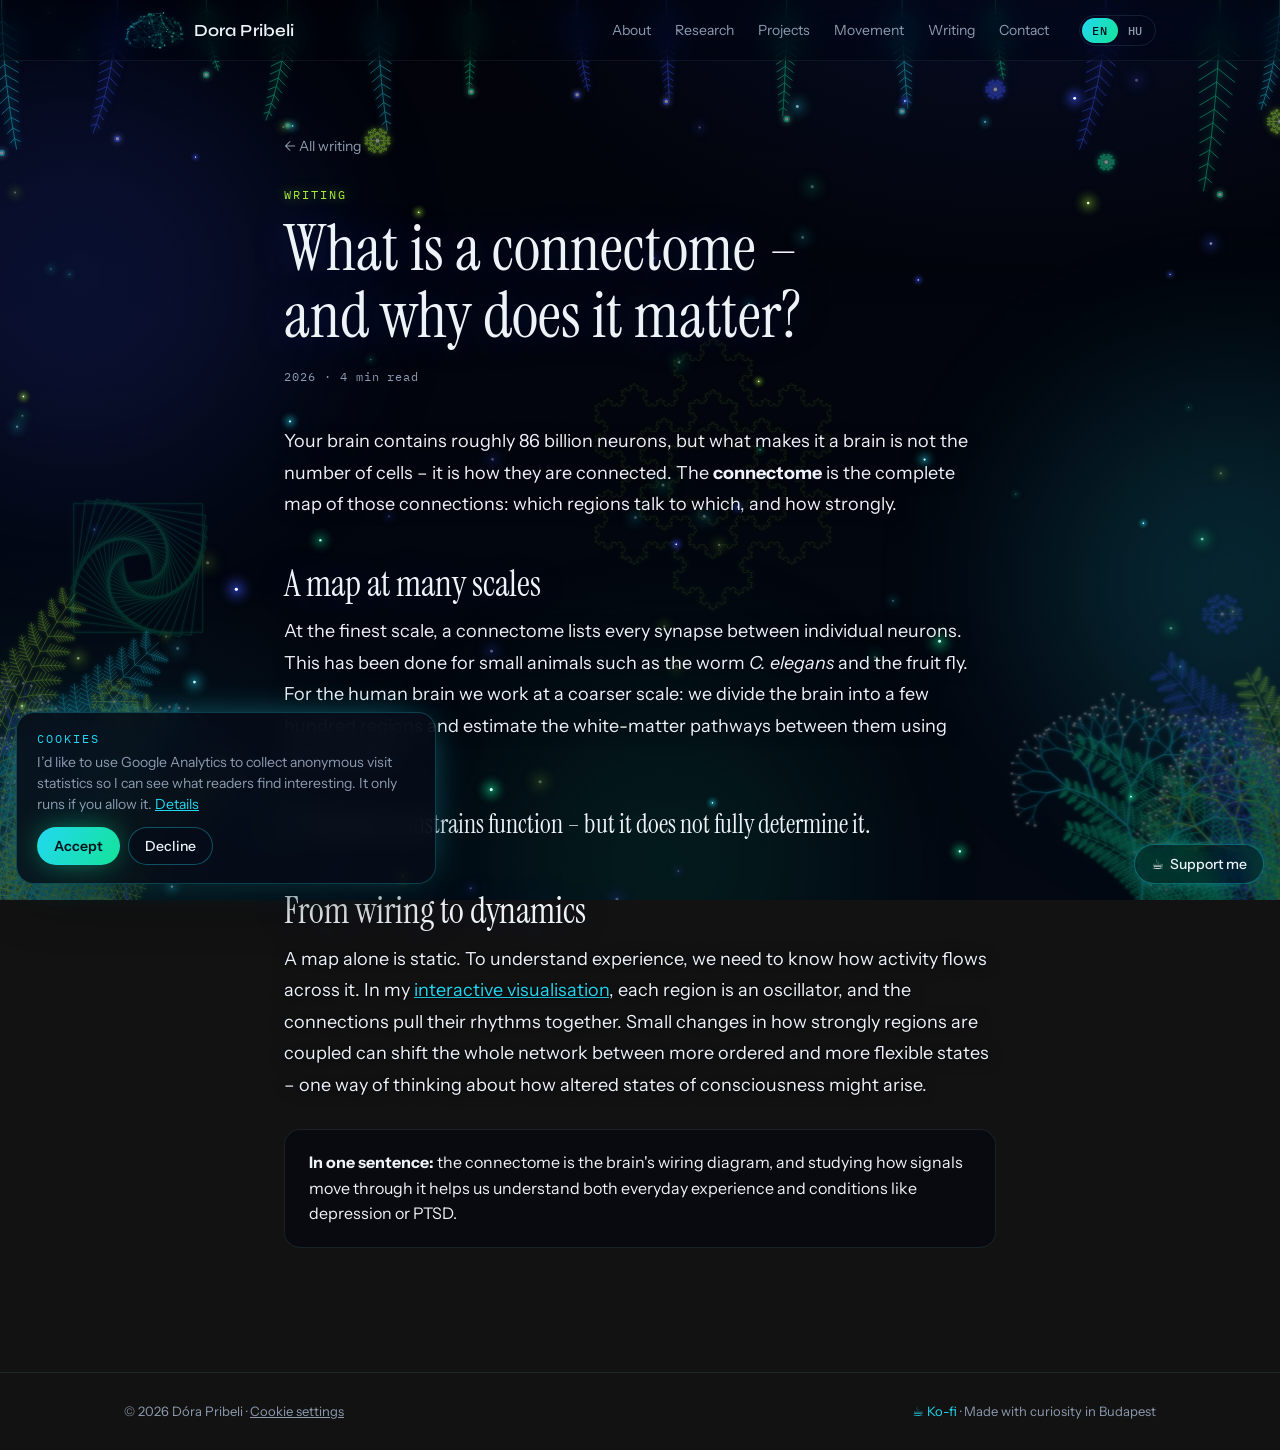
<file: cikk-konnektom.html>
<!doctype html>
<html lang="en">
<head>
<meta charset="utf-8">
<!-- Átirányítás: az oldal angol változata az en/, a magyar a hu/ mappában van -->
<title>Dóra Pribeli</title>
<link rel="canonical" href="https://dorapribeli.github.io/en/cikk-konnektom.html">
<meta http-equiv="refresh" content="0; url=en/cikk-konnektom.html">
<script>location.replace("en/cikk-konnektom.html"+location.search+location.hash)</script>
</head>
<body><p><a href="en/cikk-konnektom.html">Dóra Pribeli</a></p></body>
</html>
</file>
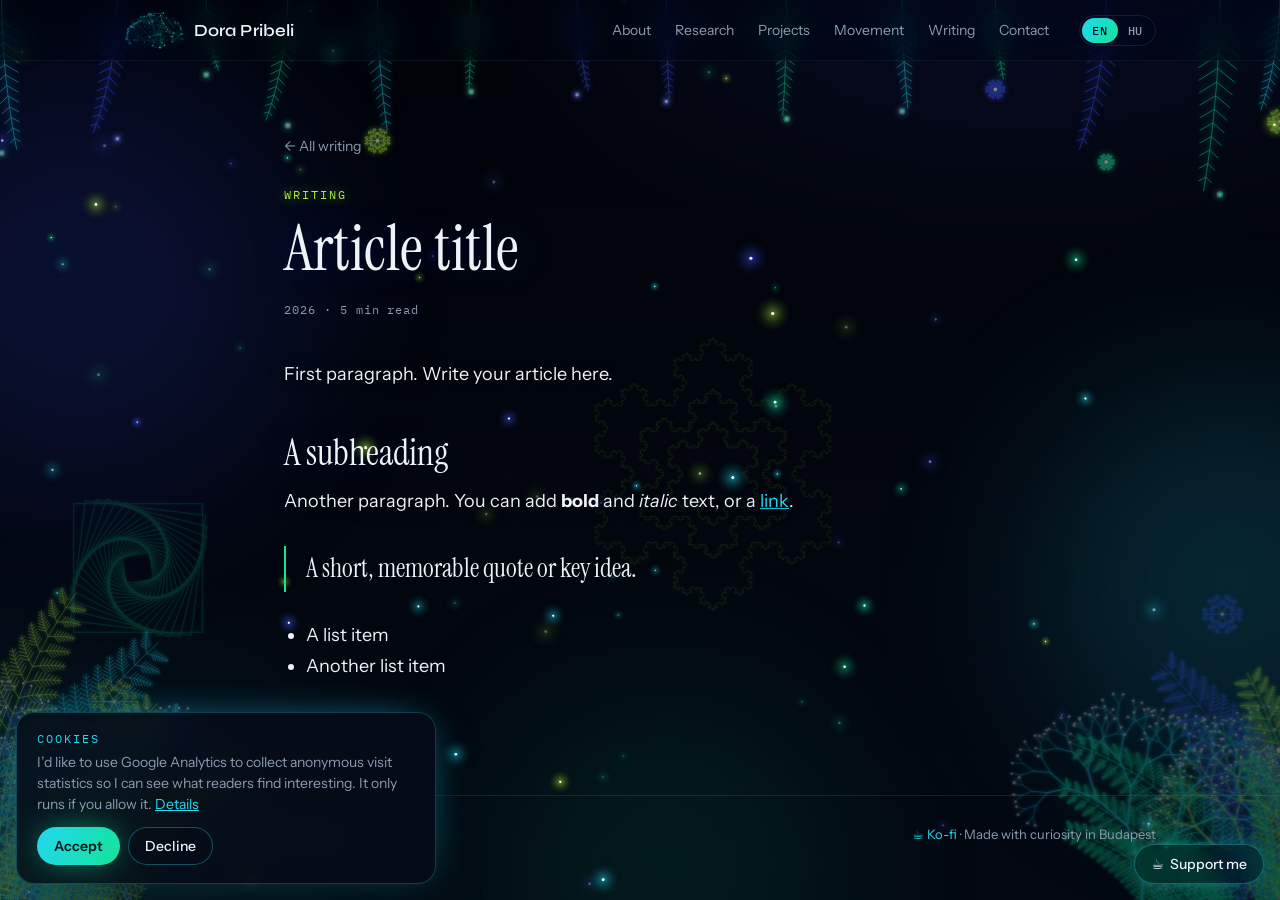
<file: _sablon/cikk-sablon-en.html>
<!doctype html>
<html lang="en" data-lang="en">
<head>
<meta charset="utf-8">
<!-- Süti-banner + Google Analytics (csak hozzájárulás után): assets/cookie.js -->
<script src="../assets/cookie.js?v=3" defer></script>

<!-- SEO és megosztási előnézet: új cikknél írd át a CIKK-FAJLNEV, CIM és LEIRAS részeket (és a <title>-t is) -->
<meta name="description" content="LEIRAS – 1-2 mondat a cikkről">
<link rel="canonical" href="https://dorapribeli.github.io/en/CIKK-FAJLNEV.html">
<link rel="alternate" hreflang="en" href="https://dorapribeli.github.io/en/CIKK-FAJLNEV.html">
<link rel="alternate" hreflang="hu" href="https://dorapribeli.github.io/hu/CIKK-FAJLNEV.html">
<link rel="alternate" hreflang="x-default" href="https://dorapribeli.github.io/en/CIKK-FAJLNEV.html">
<meta property="og:type" content="article">
<meta property="og:site_name" content="Dóra Pribeli">
<meta property="og:title" content="CIM – Dóra Pribeli">
<meta property="og:description" content="LEIRAS – 1-2 mondat a cikkről">
<meta property="og:url" content="https://dorapribeli.github.io/en/CIKK-FAJLNEV.html">
<meta property="og:locale" content="en_US">
<meta property="og:locale:alternate" content="hu_HU">
<meta property="og:image" content="https://dorapribeli.github.io/assets/og-image.png">
<meta property="og:image:width" content="1200">
<meta property="og:image:height" content="630">
<meta name="twitter:card" content="summary_large_image">

<meta name="viewport" content="width=device-width,initial-scale=1">
<title>CIM – Dóra Pribeli</title>
<link rel="preconnect" href="https://fonts.googleapis.com">
<link rel="preconnect" href="https://fonts.gstatic.com" crossorigin>
<link rel="stylesheet" href="https://fonts.googleapis.com/css2?family=Instrument+Serif:ital@0;1&family=Instrument+Sans:wght@400;500;600&family=IBM+Plex+Mono:wght@400;500&family=Syne:wght@500;600;700&display=swap">
<link rel="stylesheet" href="../assets/style.css?v=16">
<!--
  CIKK-SABLON – ANGOL változat (a _sablon mappa nem jelenik meg a weboldalon)
  1. Másold ezt a fájlt az en/ mappába új néven, pl. en/cikk-interocepcio.html – ékezet és szóköz nélkül!
     A magyar párját (cikk-sablon-hu.html) UGYANEZZEL a névvel tedd a hu/ mappába – a nyelvváltó erre épít.
  2. Írd át a CIKK-FAJLNEV, CIM és LEIRAS részeket, majd a cikk szövegét
  3. Add hozzá a tartalom.js POSTS listájához és a sitemap.xml-hez
-->
</head>
<body>

<header class="nav">
  <div class="wrap">
    <a class="logo" href="index.html">Dora Pribeli</a>
    <nav class="links" aria-label="Main">
      <a href="index.html#about"><span>About</span></a>
      <a href="index.html#research"><span>Research</span></a>
      <a href="index.html#projects"><span>Projects</span></a>
      <a href="index.html#movement"><span>Movement</span></a>
      <a href="index.html#writing"><span>Writing</span></a>
      <a href="index.html#contact"><span>Contact</span></a>
    </nav>
    <nav class="lang" aria-label="Language / Nyelv"><a href="../en/CIKK-FAJLNEV.html" hreflang="en" aria-current="page">EN</a><a href="../hu/CIKK-FAJLNEV.html" hreflang="hu">HU</a></nav>
  </div>
</header>

<main>
  <article class="article">
    <a class="back" href="index.html#writing">← <span>All writing</span></a>

    <div class="eyebrow"><span>Writing</span></div>

    <div>
      <h1>Article title</h1>
      <div class="meta">2026 · 5 min read</div>

      <p>First paragraph. Write your article here.</p>

      <h2>A subheading</h2>
      <p>Another paragraph. You can add <strong>bold</strong> and <em>italic</em> text, or a <a href="https://example.com">link</a>.</p>

      <blockquote>A short, memorable quote or key idea.</blockquote>

      <!-- Kép: tedd a képet a fő mappa kepek mappájába, és írd be a nevét -->
      <!--
      <figure>
        <img src="../kepek/kep.jpg" alt="What the image shows">
        <figcaption>Image caption.</figcaption>
      </figure>
      -->

      <ul>
        <li>A list item</li>
        <li>Another list item</li>
      </ul>
    </div>

  </article>
</main>

<footer>
  <div class="wrap">
    <span>© 2026 Dóra Pribeli</span>
    <span><a href="https://ko-fi.com/dorapribeli" target="_blank" rel="noopener">☕ Ko-fi</a> · <span>Made with curiosity in Budapest</span></span>
  </div>
</footer>

<script src="../assets/site.js?v=16"></script>
</body>
</html>
</file>
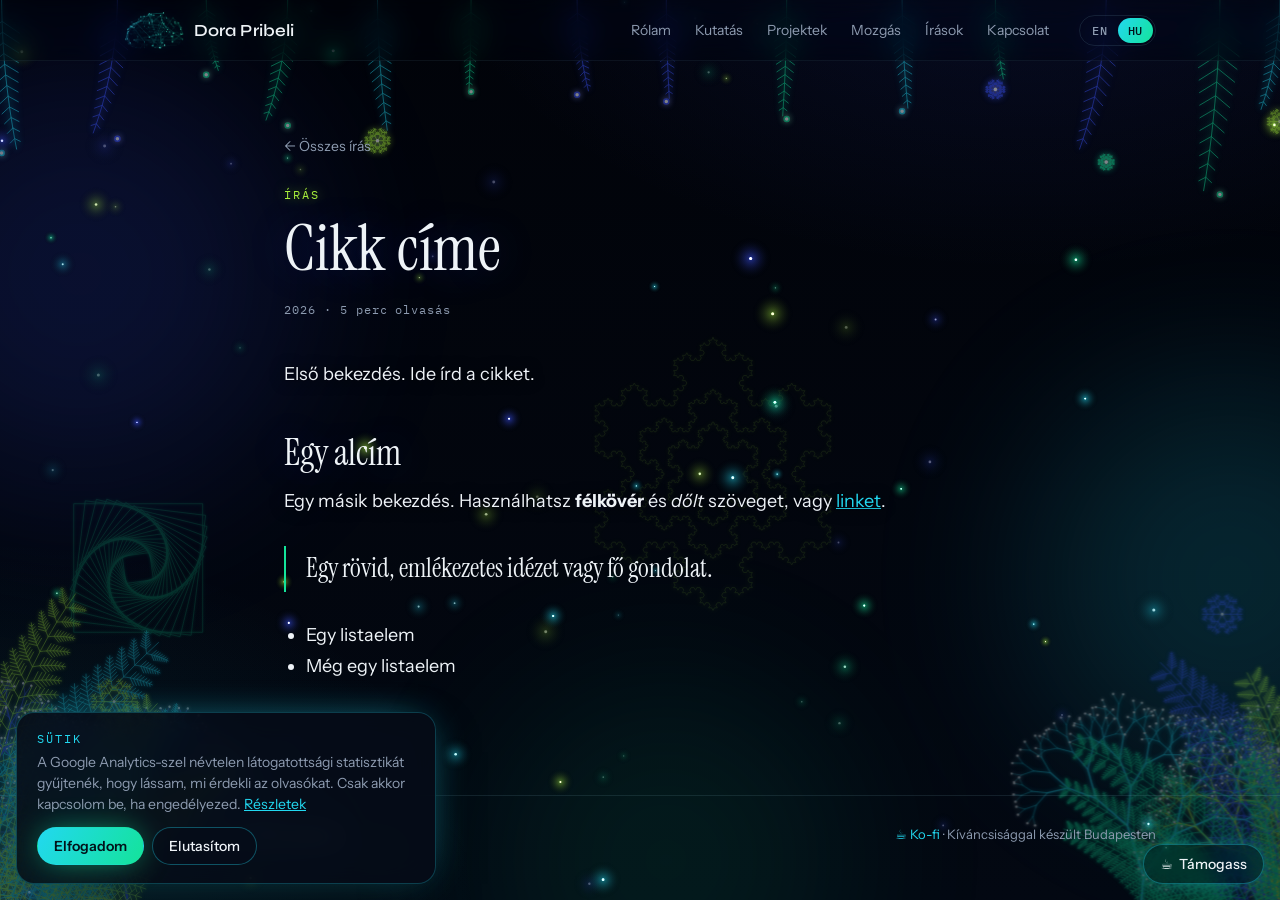
<file: _sablon/cikk-sablon-hu.html>
<!doctype html>
<html lang="hu" data-lang="hu">
<head>
<meta charset="utf-8">
<!-- Süti-banner + Google Analytics (csak hozzájárulás után): assets/cookie.js -->
<script src="../assets/cookie.js?v=3" defer></script>

<!-- SEO és megosztási előnézet: új cikknél írd át a CIKK-FAJLNEV, CIM és LEIRAS részeket (és a <title>-t is) -->
<meta name="description" content="LEIRAS – 1-2 mondat a cikkről">
<link rel="canonical" href="https://dorapribeli.github.io/hu/CIKK-FAJLNEV.html">
<link rel="alternate" hreflang="en" href="https://dorapribeli.github.io/en/CIKK-FAJLNEV.html">
<link rel="alternate" hreflang="hu" href="https://dorapribeli.github.io/hu/CIKK-FAJLNEV.html">
<link rel="alternate" hreflang="x-default" href="https://dorapribeli.github.io/en/CIKK-FAJLNEV.html">
<meta property="og:type" content="article">
<meta property="og:site_name" content="Dóra Pribeli">
<meta property="og:title" content="CIM – Pribeli Dóra">
<meta property="og:description" content="LEIRAS – 1-2 mondat a cikkről">
<meta property="og:url" content="https://dorapribeli.github.io/hu/CIKK-FAJLNEV.html">
<meta property="og:locale" content="hu_HU">
<meta property="og:locale:alternate" content="en_US">
<meta property="og:image" content="https://dorapribeli.github.io/assets/og-image.png">
<meta property="og:image:width" content="1200">
<meta property="og:image:height" content="630">
<meta name="twitter:card" content="summary_large_image">

<meta name="viewport" content="width=device-width,initial-scale=1">
<title>CIM – Pribeli Dóra</title>
<link rel="preconnect" href="https://fonts.googleapis.com">
<link rel="preconnect" href="https://fonts.gstatic.com" crossorigin>
<link rel="stylesheet" href="https://fonts.googleapis.com/css2?family=Instrument+Serif:ital@0;1&family=Instrument+Sans:wght@400;500;600&family=IBM+Plex+Mono:wght@400;500&family=Syne:wght@500;600;700&display=swap">
<link rel="stylesheet" href="../assets/style.css?v=16">
<!--
  CIKK-SABLON – MAGYAR változat (a _sablon mappa nem jelenik meg a weboldalon)
  1. Másold ezt a fájlt a hu/ mappába új néven, pl. hu/cikk-interocepcio.html – ékezet és szóköz nélkül!
     Az angol párját (cikk-sablon-en.html) UGYANEZZEL a névvel tedd az en/ mappába – a nyelvváltó erre épít.
  2. Írd át a CIKK-FAJLNEV, CIM és LEIRAS részeket, majd a cikk szövegét
  3. Add hozzá a tartalom.js POSTS listájához és a sitemap.xml-hez
-->
</head>
<body>

<header class="nav">
  <div class="wrap">
    <a class="logo" href="index.html">Dora Pribeli</a>
    <nav class="links" aria-label="Main">
      <a href="index.html#about"><span>Rólam</span></a>
      <a href="index.html#research"><span>Kutatás</span></a>
      <a href="index.html#projects"><span>Projektek</span></a>
      <a href="index.html#movement"><span>Mozgás</span></a>
      <a href="index.html#writing"><span>Írások</span></a>
      <a href="index.html#contact"><span>Kapcsolat</span></a>
    </nav>
    <nav class="lang" aria-label="Language / Nyelv"><a href="../en/CIKK-FAJLNEV.html" hreflang="en">EN</a><a href="../hu/CIKK-FAJLNEV.html" hreflang="hu" aria-current="page">HU</a></nav>
  </div>
</header>

<main>
  <article class="article">
    <a class="back" href="index.html#writing">← <span>Összes írás</span></a>

    <div class="eyebrow"><span>Írás</span></div>

    <div>
      <h1>Cikk címe</h1>
      <div class="meta">2026 · 5 perc olvasás</div>

      <p>Első bekezdés. Ide írd a cikket.</p>

      <h2>Egy alcím</h2>
      <p>Egy másik bekezdés. Használhatsz <strong>félkövér</strong> és <em>dőlt</em> szöveget, vagy <a href="https://example.com">linket</a>.</p>

      <blockquote>Egy rövid, emlékezetes idézet vagy fő gondolat.</blockquote>

      <ul>
        <li>Egy listaelem</li>
        <li>Még egy listaelem</li>
      </ul>
    </div>
  </article>
</main>

<footer>
  <div class="wrap">
    <span>© 2026 Dóra Pribeli</span>
    <span><a href="https://ko-fi.com/dorapribeli" target="_blank" rel="noopener">☕ Ko-fi</a> · <span>Kíváncsisággal készült Budapesten</span></span>
  </div>
</footer>

<script src="../assets/site.js?v=16"></script>
</body>
</html>
</file>
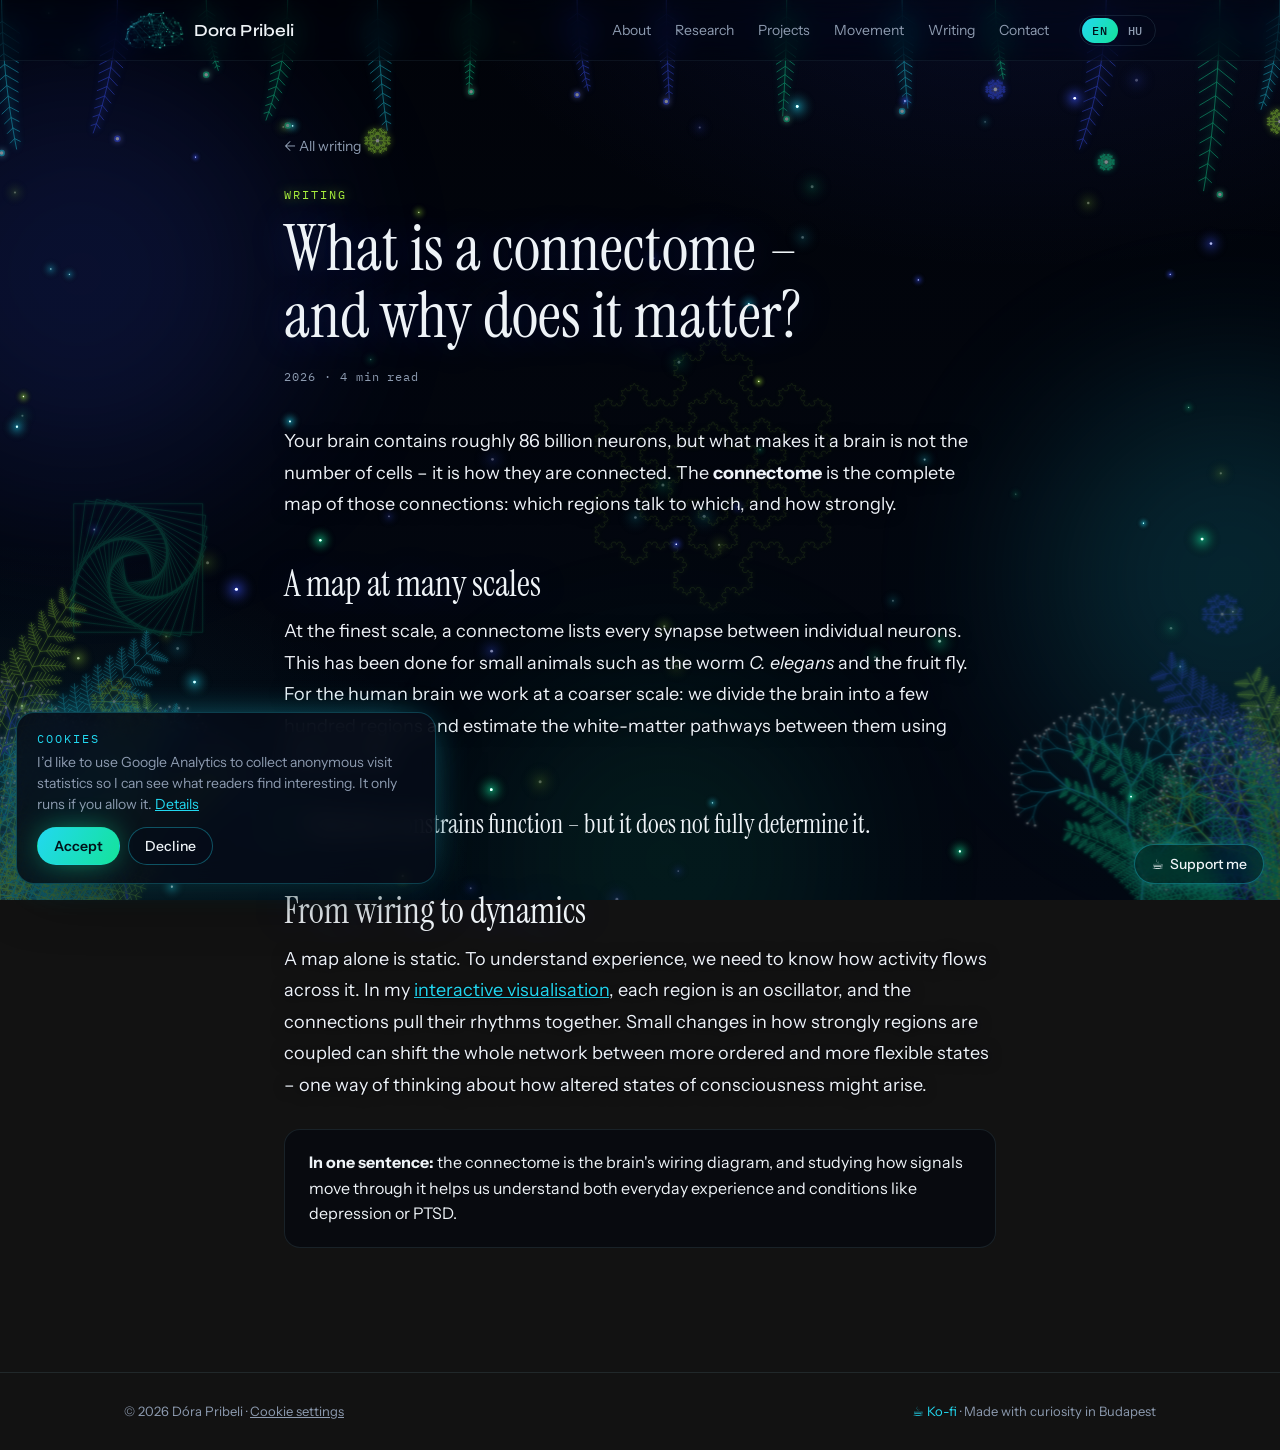
<file: en/cikk-konnektom.html>
<!doctype html>
<html lang="en" data-lang="en">
<head>
<meta charset="utf-8">
<!-- Süti-banner + Google Analytics (csak hozzájárulás után): assets/cookie.js -->
<script src="../assets/cookie.js?v=3" defer></script>

<!-- SEO és megosztási előnézet -->
<meta name="description" content="The connectome is the map of how brain regions are connected. What it is, how we measure it, and how wiring shapes brain dynamics and altered states of consciousness.">
<link rel="canonical" href="https://dorapribeli.github.io/en/cikk-konnektom.html">
<link rel="alternate" hreflang="en" href="https://dorapribeli.github.io/en/cikk-konnektom.html">
<link rel="alternate" hreflang="hu" href="https://dorapribeli.github.io/hu/cikk-konnektom.html">
<link rel="alternate" hreflang="x-default" href="https://dorapribeli.github.io/en/cikk-konnektom.html">
<meta property="og:type" content="article">
<meta property="og:site_name" content="Dóra Pribeli">
<meta property="og:title" content="What is a connectome – and why does it matter? – Dóra Pribeli">
<meta property="og:description" content="The connectome is the map of how brain regions are connected. What it is, how we measure it, and how wiring shapes brain dynamics and altered states of consciousness.">
<meta property="og:url" content="https://dorapribeli.github.io/en/cikk-konnektom.html">
<meta property="og:locale" content="en_US">
<meta property="og:locale:alternate" content="hu_HU">
<meta property="og:image" content="https://dorapribeli.github.io/assets/og-image.png">
<meta property="og:image:width" content="1200">
<meta property="og:image:height" content="630">
<meta name="twitter:card" content="summary_large_image">

<meta name="viewport" content="width=device-width,initial-scale=1">
<title>What is a connectome – and why does it matter? – Dóra Pribeli</title>
<link rel="preconnect" href="https://fonts.googleapis.com">
<link rel="preconnect" href="https://fonts.gstatic.com" crossorigin>
<link rel="stylesheet" href="https://fonts.googleapis.com/css2?family=Instrument+Serif:ital@0;1&family=Instrument+Sans:wght@400;500;600&family=IBM+Plex+Mono:wght@400;500&family=Syne:wght@500;600;700&display=swap">
<link rel="stylesheet" href="../assets/style.css?v=16">
<!-- Cikk. Szerkesztés: lásd README.md -->
</head>
<body>

<header class="nav">
  <div class="wrap">
    <a class="logo" href="index.html">Dora Pribeli</a>
    <nav class="links" aria-label="Main">
      <a href="index.html#about"><span>About</span></a>
      <a href="index.html#research"><span>Research</span></a>
      <a href="index.html#projects"><span>Projects</span></a>
      <a href="index.html#movement"><span>Movement</span></a>
      <a href="index.html#writing"><span>Writing</span></a>
      <a href="index.html#contact"><span>Contact</span></a>
    </nav>
    <nav class="lang" aria-label="Language / Nyelv"><a href="../en/cikk-konnektom.html" hreflang="en" aria-current="page">EN</a><a href="../hu/cikk-konnektom.html" hreflang="hu">HU</a></nav>
  </div>
</header>

<main>
  <article class="article">
    <a class="back" href="index.html#writing">← <span>All writing</span></a>

    <div class="eyebrow"><span>Writing</span></div>

    <div>
      <h1>What is a connectome – and why does it matter?</h1>
      <div class="meta">2026 · 4 min read</div>

      <p>Your brain contains roughly 86 billion neurons, but what makes it a brain is not the number of cells – it is how they are connected. The <strong>connectome</strong> is the complete map of those connections: which regions talk to which, and how strongly.</p>

      <h2>A map at many scales</h2>
      <p>At the finest scale, a connectome lists every synapse between individual neurons. This has been done for small animals such as the worm <em>C. elegans</em> and the fruit fly. For the human brain we work at a coarser scale: we divide the brain into a few hundred regions and estimate the white-matter pathways between them using diffusion MRI.</p>

      <blockquote>Structure constrains function – but it does not fully determine it.</blockquote>

      <h2>From wiring to dynamics</h2>
      <p>A map alone is static. To understand experience, we need to know how activity flows across it. In my <a href="connectome.html">interactive visualisation</a>, each region is an oscillator, and the connections pull their rhythms together. Small changes in how strongly regions are coupled can shift the whole network between more ordered and more flexible states – one way of thinking about how altered states of consciousness might arise.</p>

      <div class="panel">
        <strong>In one sentence:</strong> the connectome is the brain's wiring diagram, and studying how signals move through it helps us understand both everyday experience and conditions like depression or PTSD.
      </div>
    </div>

  </article>
</main>

<footer>
  <div class="wrap">
    <span>© 2026 Dóra Pribeli</span>
    <span><a href="https://ko-fi.com/dorapribeli" target="_blank" rel="noopener">☕ Ko-fi</a> · <span>Made with curiosity in Budapest</span></span>
  </div>
</footer>

<script src="../assets/site.js?v=16"></script>
</body>
</html>
</file>
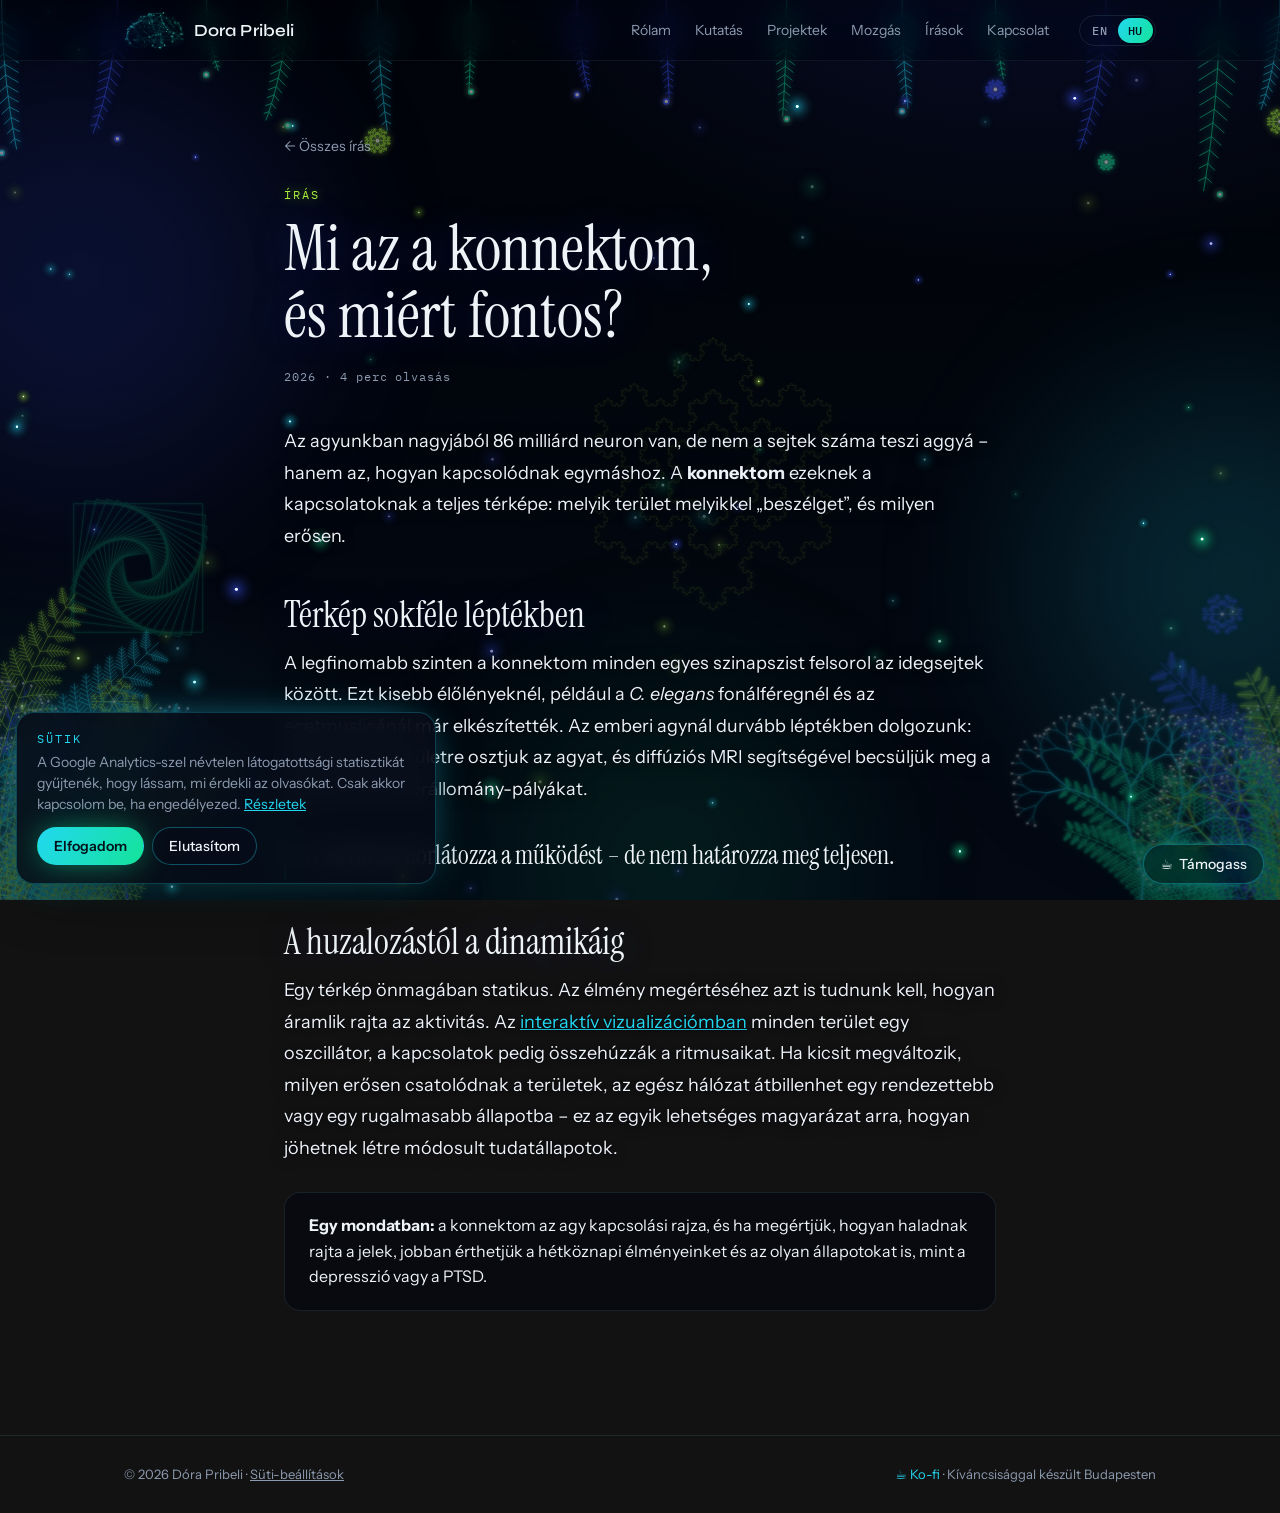
<file: hu/cikk-konnektom.html>
<!doctype html>
<html lang="hu" data-lang="hu">
<head>
<meta charset="utf-8">
<!-- Süti-banner + Google Analytics (csak hozzájárulás után): assets/cookie.js -->
<script src="../assets/cookie.js?v=3" defer></script>

<!-- SEO és megosztási előnézet -->
<meta name="description" content="A konnektom az agyterületek kapcsolatainak térképe. Mi ez, hogyan mérjük, és hogyan alakítja a huzalozás az agy dinamikáját és a módosult tudatállapotokat.">
<link rel="canonical" href="https://dorapribeli.github.io/hu/cikk-konnektom.html">
<link rel="alternate" hreflang="en" href="https://dorapribeli.github.io/en/cikk-konnektom.html">
<link rel="alternate" hreflang="hu" href="https://dorapribeli.github.io/hu/cikk-konnektom.html">
<link rel="alternate" hreflang="x-default" href="https://dorapribeli.github.io/en/cikk-konnektom.html">
<meta property="og:type" content="article">
<meta property="og:site_name" content="Dóra Pribeli">
<meta property="og:title" content="Mi az a konnektom, és miért fontos? – Pribeli Dóra">
<meta property="og:description" content="A konnektom az agyterületek kapcsolatainak térképe. Mi ez, hogyan mérjük, és hogyan alakítja a huzalozás az agy dinamikáját és a módosult tudatállapotokat.">
<meta property="og:url" content="https://dorapribeli.github.io/hu/cikk-konnektom.html">
<meta property="og:locale" content="hu_HU">
<meta property="og:locale:alternate" content="en_US">
<meta property="og:image" content="https://dorapribeli.github.io/assets/og-image.png">
<meta property="og:image:width" content="1200">
<meta property="og:image:height" content="630">
<meta name="twitter:card" content="summary_large_image">

<meta name="viewport" content="width=device-width,initial-scale=1">
<title>Mi az a konnektom, és miért fontos? – Pribeli Dóra</title>
<link rel="preconnect" href="https://fonts.googleapis.com">
<link rel="preconnect" href="https://fonts.gstatic.com" crossorigin>
<link rel="stylesheet" href="https://fonts.googleapis.com/css2?family=Instrument+Serif:ital@0;1&family=Instrument+Sans:wght@400;500;600&family=IBM+Plex+Mono:wght@400;500&family=Syne:wght@500;600;700&display=swap">
<link rel="stylesheet" href="../assets/style.css?v=16">
<!-- Cikk. Szerkesztés: lásd README.md -->
</head>
<body>

<header class="nav">
  <div class="wrap">
    <a class="logo" href="index.html">Dora Pribeli</a>
    <nav class="links" aria-label="Main">
      <a href="index.html#about"><span>Rólam</span></a>
      <a href="index.html#research"><span>Kutatás</span></a>
      <a href="index.html#projects"><span>Projektek</span></a>
      <a href="index.html#movement"><span>Mozgás</span></a>
      <a href="index.html#writing"><span>Írások</span></a>
      <a href="index.html#contact"><span>Kapcsolat</span></a>
    </nav>
    <nav class="lang" aria-label="Language / Nyelv"><a href="../en/cikk-konnektom.html" hreflang="en">EN</a><a href="../hu/cikk-konnektom.html" hreflang="hu" aria-current="page">HU</a></nav>
  </div>
</header>

<main>
  <article class="article">
    <a class="back" href="index.html#writing">← <span>Összes írás</span></a>

    <div class="eyebrow"><span>Írás</span></div>

    <div>
      <h1>Mi az a konnektom, és miért fontos?</h1>
      <div class="meta">2026 · 4 perc olvasás</div>

      <p>Az agyunkban nagyjából 86 milliárd neuron van, de nem a sejtek száma teszi aggyá – hanem az, hogyan kapcsolódnak egymáshoz. A <strong>konnektom</strong> ezeknek a kapcsolatoknak a teljes térképe: melyik terület melyikkel „beszélget”, és milyen erősen.</p>

      <h2>Térkép sokféle léptékben</h2>
      <p>A legfinomabb szinten a konnektom minden egyes szinapszist felsorol az idegsejtek között. Ezt kisebb élőlényeknél, például a <em>C. elegans</em> fonálféregnél és az ecetmuslicánál már elkészítették. Az emberi agynál durvább léptékben dolgozunk: néhány száz területre osztjuk az agyat, és diffúziós MRI segítségével becsüljük meg a köztük futó fehérállomány-pályákat.</p>

      <blockquote>A szerkezet korlátozza a működést – de nem határozza meg teljesen.</blockquote>

      <h2>A huzalozástól a dinamikáig</h2>
      <p>Egy térkép önmagában statikus. Az élmény megértéséhez azt is tudnunk kell, hogyan áramlik rajta az aktivitás. Az <a href="connectome.html">interaktív vizualizációmban</a> minden terület egy oszcillátor, a kapcsolatok pedig összehúzzák a ritmusaikat. Ha kicsit megváltozik, milyen erősen csatolódnak a területek, az egész hálózat átbillenhet egy rendezettebb vagy egy rugalmasabb állapotba – ez az egyik lehetséges magyarázat arra, hogyan jöhetnek létre módosult tudatállapotok.</p>

      <div class="panel">
        <strong>Egy mondatban:</strong> a konnektom az agy kapcsolási rajza, és ha megértjük, hogyan haladnak rajta a jelek, jobban érthetjük a hétköznapi élményeinket és az olyan állapotokat is, mint a depresszió vagy a PTSD.
      </div>
    </div>
  </article>
</main>

<footer>
  <div class="wrap">
    <span>© 2026 Dóra Pribeli</span>
    <span><a href="https://ko-fi.com/dorapribeli" target="_blank" rel="noopener">☕ Ko-fi</a> · <span>Kíváncsisággal készült Budapesten</span></span>
  </div>
</footer>

<script src="../assets/site.js?v=16"></script>
</body>
</html>
</file>
<file: assets/style.css>
/* =========================================================
   Dóra Pribeli – közös stílus minden oldalhoz
   A színek a :root részben vannak, ott tudod őket átírni.
   ========================================================= */
:root{
  /* Neon night-jungle theme */
  --bg:#010309; --bg2:#030812; --surface:rgba(6,12,24,.75); --ink:#eef3f7; --mute:#8d9bb0;
  --line:rgba(140,190,210,.13);
  --wake:#22d8f0; --psy:#14e39a; --lime:#a8ef3c; --violet:#3d55ff;
  --todo:rgba(255,200,0,.22);
  --f-display:"Instrument Serif",Georgia,serif;
  --f-ui:"Instrument Sans",system-ui,-apple-system,sans-serif;
  --f-mono:"IBM Plex Mono",ui-monospace,Menlo,monospace;
  color-scheme:dark;
}
*{box-sizing:border-box}
html{scroll-behavior:smooth;scroll-padding-top:72px}
@media (prefers-reduced-motion:reduce){html{scroll-behavior:auto}}
body{margin:0;background:radial-gradient(1000px 600px at 80% -10%,rgba(61,85,255,.13),transparent 60%),radial-gradient(800px 600px at 0% 100%,rgba(34,216,240,.10),transparent 60%),linear-gradient(var(--bg),var(--bg2));background-attachment:fixed;color:var(--ink);font:16px/1.6 var(--f-ui);-webkit-font-smoothing:antialiased;overflow-x:hidden}
a{color:inherit}
img{max-width:100%}

/* Language switch: only the active language is shown */
html[data-lang="en"] body [lang="hu"],
html[data-lang="hu"] body [lang="en"]{display:none!important}

.wrap{max-width:1080px;margin:0 auto;padding:0 24px}
@media (max-width:600px){.wrap{padding:0 16px}}

/* Nav */
header.nav{position:sticky;top:0;z-index:10;background:color-mix(in srgb,var(--bg) 38%,transparent);backdrop-filter:blur(14px) saturate(140%);-webkit-backdrop-filter:blur(14px) saturate(140%);border-bottom:1px solid rgba(140,190,210,.08)}
.nav .wrap{display:flex;align-items:center;gap:20px;height:60px}
.logo{display:inline-flex;align-items:center;gap:10px;font-family:"Syne",var(--f-ui);font-weight:600;font-size:17px;letter-spacing:.01em;line-height:1;text-decoration:none;white-space:nowrap}
.logo img{height:38px;width:auto;flex:none;filter:drop-shadow(0 0 6px rgba(34,216,240,.35))}
.logo:hover img{filter:drop-shadow(0 0 10px rgba(34,216,240,.6))}
.links{display:flex;gap:4px;margin-left:auto;overflow-x:auto;scrollbar-width:none}
.links::-webkit-scrollbar{display:none}
.links a{font-size:14px;color:var(--mute);text-decoration:none;padding:6px 10px;border-radius:999px;white-space:nowrap}
.links a:hover{color:var(--ink);background:var(--line)}
.lang{display:flex;border:1px solid var(--line);border-radius:999px;padding:2px;flex:none}
.lang button,.lang a{all:unset;cursor:pointer;font:500 12px var(--f-mono);letter-spacing:.06em;padding:5px 10px;border-radius:999px;color:var(--mute)}
.lang button[aria-pressed="true"],.lang a[aria-current="page"]{background:linear-gradient(120deg,var(--wake),var(--psy));color:#071028}
.lang button:focus-visible,.lang a:focus-visible,.btn:focus-visible{outline:2px solid var(--wake);outline-offset:2px}
@media (max-width:760px){
  .nav .wrap{flex-wrap:wrap;height:auto;padding-top:10px;padding-bottom:6px;gap:6px 12px}
  .lang{margin-left:auto}
  .links{order:3;width:100%;margin:0 -10px}
}

/* Shared type */
.eyebrow{font-family:var(--f-mono);font-size:12px;letter-spacing:.16em;text-transform:uppercase;color:var(--wake)}
h1,h2,h3{font-family:var(--f-display);font-weight:400;line-height:1.05;margin:0;text-wrap:balance}
h1{font-size:clamp(44px,7vw,84px)}
h2{font-size:clamp(34px,4.5vw,52px);margin:8px 0 20px}
h3{font-size:26px;margin-bottom:8px}
em.grad{font-style:italic;background:linear-gradient(90deg,var(--wake),var(--psy));-webkit-background-clip:text;background-clip:text;color:transparent}
p{margin:0 0 14px}
.muted{color:var(--mute)}
.todo{background:var(--todo);border-radius:3px;padding:0 3px}

section{padding:96px 0;border-top:1px solid var(--line)}
@media (max-width:600px){section{padding:60px 0}}

/* Hero */
.hero{padding:72px 0 88px;border-top:0}
.hero .wrap{display:grid;grid-template-columns:1.15fr .85fr;gap:48px;align-items:center}
.hero .lede{font-size:19px;color:var(--mute);max-width:52ch;margin:22px 0 30px}
#osc{width:100%;aspect-ratio:1;display:block}
@media (max-width:860px){
  .hero{padding:40px 0 64px}
  .hero .wrap{grid-template-columns:1fr;gap:12px}
  #osc{max-width:260px;margin:0 auto;order:-1}
}
.btns{display:flex;gap:10px;flex-wrap:wrap}
.btn{display:inline-flex;align-items:center;gap:8px;font:500 15px var(--f-ui);text-decoration:none;padding:12px 20px;border-radius:999px;border:1px solid var(--line);background:var(--surface);backdrop-filter:blur(8px);-webkit-backdrop-filter:blur(8px);transition:transform .2s,border-color .2s,box-shadow .2s}
.btn:hover{transform:translateY(-1px)}
.btn:hover{border-color:var(--mute)}
.btn.primary{background:linear-gradient(120deg,var(--wake),var(--psy));color:#071028;border-color:transparent;font-weight:600;box-shadow:0 8px 30px -8px rgba(124,170,255,.6)}
.btn.primary:hover{box-shadow:0 12px 36px -8px rgba(124,170,255,.8)}

/* About */
.about{display:grid;grid-template-columns:.8fr 1.2fr;gap:56px}
@media (max-width:860px){.about{grid-template-columns:1fr;gap:28px}}
.path{list-style:none;margin:28px 0 0;padding:0;position:relative}
.path::before{content:"";position:absolute;left:7px;top:10px;bottom:10px;width:2px;background:linear-gradient(var(--mute),var(--wake),var(--psy));opacity:.6}
.path li{position:relative;padding:0 0 22px 32px}
.path li::before{content:"";position:absolute;left:0;top:6px;width:16px;height:16px;border-radius:50%;background:var(--bg);border:2px solid var(--c,var(--mute))}
.path b{display:block;font-weight:600}
.path span{font-size:14px;color:var(--mute)}
.photo{aspect-ratio:4/5;max-width:320px;border-radius:20px;border:1px dashed var(--mute);display:grid;place-items:center;text-align:center;font-family:var(--f-mono);font-size:12px;color:var(--mute);padding:20px}

/* Cards */
.grid{display:grid;grid-template-columns:repeat(auto-fit,minmax(260px,1fr));gap:18px}
.card{background:linear-gradient(160deg,rgba(40,64,120,.45),rgba(14,26,56,.55));border:1px solid var(--line);border-radius:20px;padding:26px;display:flex;flex-direction:column;backdrop-filter:blur(10px);-webkit-backdrop-filter:blur(10px);box-shadow:inset 0 1px 0 rgba(255,255,255,.06);transition:border-color .25s,transform .25s}
.card:hover{border-color:rgba(150,175,230,.3)}
.card p{color:var(--mute);font-size:15px}
.card .tag{font-family:var(--f-mono);font-size:11px;letter-spacing:.1em;text-transform:uppercase;color:var(--c,var(--mute));margin-bottom:12px}
.card .more{margin-top:auto;font-weight:500;text-decoration:none;color:var(--wake)}
.card .more:hover{text-decoration:underline}
.feature{display:grid;grid-template-columns:1fr 1fr;padding:0;overflow:hidden;text-decoration:none}
.feature .thumb{background:radial-gradient(circle at 50% 50%,#10224a,#050b1c);min-height:260px;position:relative}
.feature .thumb canvas{position:absolute;inset:0;width:100%;height:100%}
.feature .body{padding:28px;display:flex;flex-direction:column}
.feature:hover{border-color:rgba(124,200,255,.45);transform:translateY(-2px)}
@media (max-width:760px){.feature{grid-template-columns:1fr}.feature .thumb{min-height:200px}}
.soon{border-style:dashed;background:transparent}

/* Movement */
.move{display:grid;grid-template-columns:1.1fr .9fr;gap:48px;align-items:start}
@media (max-width:860px){.move{grid-template-columns:1fr;gap:28px}}
dl.facts{display:grid;grid-template-columns:auto 1fr;gap:12px 20px;margin:0}
dl.facts dt{font-family:var(--f-mono);font-size:12px;letter-spacing:.08em;text-transform:uppercase;color:var(--mute);padding-top:3px}
dl.facts dd{margin:0}
.note{font-size:13px;color:var(--mute);border-left:2px solid var(--line);padding-left:12px;margin-top:22px}

/* Writing */
.posts{list-style:none;margin:0;padding:0}
.posts li{display:flex;justify-content:space-between;gap:16px;padding:18px 0;border-bottom:1px solid var(--line);font-family:var(--f-display);font-size:24px;line-height:1.2}
.posts li span{font-family:var(--f-mono);font-size:12px;color:var(--mute);white-space:nowrap;padding-top:6px}
@media (max-width:600px){.posts li{flex-direction:column;gap:4px;font-size:21px}.posts li span{padding:0}}

/* Contact + footer */
.contact h2{max-width:16ch}
.contact .btns{margin-top:24px}
footer{border-top:1px solid var(--line);padding:28px 0;font-size:13px;color:var(--mute)}
footer .wrap{display:flex;justify-content:space-between;gap:16px;flex-wrap:wrap}

/* ===================== NEON NIGHT JUNGLE ===================== */
.bg{position:fixed;inset:0;z-index:0;pointer-events:none;overflow:hidden}
main,footer{position:relative;z-index:1}
#spores{position:absolute;inset:0;width:100%;height:100%}
.blob{position:absolute;border-radius:50%;filter:blur(90px);opacity:.15;animation:drift 26s ease-in-out infinite alternate}
.b1{width:440px;height:440px;background:var(--violet);top:6%;left:-140px}
.b2{width:400px;height:400px;background:var(--wake);top:42%;right:-150px;animation-duration:32s}
.b3{width:360px;height:360px;background:var(--psy);bottom:-140px;left:38%;opacity:.09;animation-duration:38s}
@keyframes drift{to{transform:translate(90px,-70px) scale(1.18)}}
.flora{position:absolute;opacity:.36;overflow:visible}
.flora.left{left:-60px;bottom:-40px;width:min(32vw,430px)}
.flora.right{right:-60px;bottom:-40px;width:min(32vw,430px);transform:scaleX(-1)}
main p,main dd,.posts li{text-shadow:0 1px 14px rgba(4,8,23,.95),0 0 2px rgba(4,8,23,.9)}
.flora.top{top:0;left:0;width:100%;height:210px;opacity:.5}
.sway{animation:sway var(--d,9s) ease-in-out infinite alternate;animation-delay:var(--dl,0s)}
@keyframes sway{from{transform:rotate(calc(var(--a,2deg) * -1))}to{transform:rotate(var(--a,2deg))}}
@media (max-width:760px){.flora{opacity:.28}.flora.left,.flora.right{width:62vw}.flora.top{height:150px}.blob{opacity:.18}}

/* Hero orb */
.hero{overflow:hidden}
html{overflow-x:hidden}
.orb{position:relative;width:100%;aspect-ratio:1;display:grid;place-items:center}
.orb canvas{position:relative;z-index:1}
.ring{position:absolute;border-radius:50%;pointer-events:none}
.ring.r1{inset:16%;background:conic-gradient(from 0deg,var(--wake),var(--psy),var(--lime),var(--violet),var(--wake));filter:blur(48px);opacity:.4;animation:spin 18s linear infinite}
.ring.r2{inset:5%;border:1px dashed rgba(34,216,240,.5);animation:spin 70s linear infinite}
.ring.r3{inset:-3%;border:1px dotted rgba(20,227,154,.6);animation:spin 100s linear infinite reverse}
.ring.r4{inset:10%;border:2px solid transparent;border-top-color:var(--lime);border-right-color:rgba(168,239,60,.25);animation:spin 11s linear infinite;filter:drop-shadow(0 0 6px var(--lime))}
.ring.r5{inset:1%;border:2px solid transparent;border-bottom-color:var(--psy);animation:spin 17s linear infinite reverse;filter:drop-shadow(0 0 8px var(--psy))}
@keyframes spin{to{transform:rotate(360deg)}}
@media (max-width:860px){.orb{max-width:300px;margin:0 auto;order:-1}}

/* Type */
h1,h2{text-shadow:0 0 40px rgba(61,85,255,.3)}
em.grad{background:linear-gradient(90deg,var(--wake),var(--psy),var(--lime),var(--wake));background-size:300% 100%;-webkit-background-clip:text;background-clip:text;color:transparent;animation:flow 10s linear infinite;filter:drop-shadow(0 0 22px rgba(20,227,154,.45));text-shadow:none}
@keyframes flow{to{background-position:300% 0}}
.eyebrow{color:var(--lime);text-shadow:0 0 12px rgba(168,239,60,.55)}
.links a:hover{color:var(--wake);background:rgba(34,216,240,.08);text-shadow:0 0 10px rgba(34,216,240,.6)}
.logo{text-shadow:none}

/* Section dividers: glowing neon line */
section{border-top:0;position:relative}
section::before{content:"";position:absolute;top:0;left:8%;right:8%;height:1px;background:linear-gradient(90deg,transparent,var(--wake),var(--psy),var(--lime),transparent);opacity:.45;box-shadow:0 0 12px var(--psy)}

/* Buttons */
.btn{border-color:rgba(34,216,240,.35)}
.btn:hover{border-color:var(--wake);box-shadow:0 0 24px -6px var(--wake)}
.btn.primary{background:linear-gradient(120deg,var(--wake),var(--psy));color:#02121a;box-shadow:0 0 30px -6px rgba(20,227,154,.7)}
.btn.primary:hover{box-shadow:0 0 40px -4px rgba(20,227,154,.9),0 0 24px -8px var(--wake)}
.lang button[aria-pressed="true"],.lang a[aria-current="page"]{background:linear-gradient(120deg,var(--wake),var(--psy));color:#02121a}

/* Cards with neon gradient borders */
.card{background:linear-gradient(160deg,rgba(6,16,30,.9),rgba(2,6,14,.94)) padding-box,linear-gradient(135deg,rgba(34,216,240,.7),rgba(61,85,255,.25) 40%,rgba(20,227,154,.6) 70%,rgba(168,239,60,.55)) border-box;border:1px solid transparent}
.card:hover{border-color:transparent;transform:translateY(-3px);box-shadow:0 0 50px -14px rgba(20,227,154,.7),0 0 34px -16px rgba(34,216,240,.8)}
.card .tag{text-shadow:0 0 10px currentColor}
.card .more{color:var(--wake);text-shadow:0 0 12px rgba(34,216,240,.6)}
.card.soon{background:rgba(2,6,14,.65);border:1px dashed rgba(168,239,60,.5)}
.feature .thumb{background:radial-gradient(circle at 50% 50%,#06213a,#02060f 75%)}
.photo{border-color:rgba(168,239,60,.55);background:rgba(8,10,32,.5)}
.path::before{background:linear-gradient(var(--lime),var(--wake),var(--psy));opacity:.8;box-shadow:0 0 10px var(--wake)}
.path li::before{box-shadow:0 0 10px var(--c,var(--lime));border-color:var(--c,var(--lime))}
.posts li{border-bottom-color:rgba(150,175,255,.16);transition:color .2s}
.posts li:hover{color:var(--wake);text-shadow:0 0 16px rgba(34,216,240,.5)}

.spin{transform-box:fill-box;transform-origin:center;animation:spin var(--d,60s) linear infinite}
.geo{position:absolute;opacity:.24;animation:spin 140s linear infinite}
.g2{width:200px;top:52%;left:3%;animation-direction:reverse;animation-duration:110s;opacity:.2}
.g3{width:300px;top:36%;left:44%;opacity:.1;animation-duration:200s}
@media (max-width:760px){.g2{width:130px;left:-30px}.g3{display:none}}

/* ---------- Project cards rendered from tartalom.js ---------- */
.card .cover{margin:-26px -26px 18px;border-radius:20px 20px 0 0;overflow:hidden;aspect-ratio:16/9;background:#02060f}
.card .cover img{width:100%;height:100%;object-fit:cover;display:block}
a.card{text-decoration:none;color:inherit}
.posts a{text-decoration:none;color:inherit;display:flex;justify-content:space-between;gap:16px;width:100%}
.posts li.link:hover{color:var(--wake)}

/* ---------- Subpages (articles, project write-ups) ---------- */
.article{max-width:760px;margin:0 auto;padding:72px 24px 96px}
@media (max-width:600px){.article{padding:48px 16px 72px}}
.article .back{display:inline-block;margin-bottom:28px;font-size:14px;color:var(--mute);text-decoration:none}
.article .back:hover{color:var(--wake)}
.article h1{font-size:clamp(40px,6vw,64px);margin:10px 0 18px}
.article .meta{font-family:var(--f-mono);font-size:12px;color:var(--mute);letter-spacing:.08em;margin-bottom:40px}
.article h2{font-size:clamp(28px,3.5vw,36px);margin:44px 0 14px}
.article p,.article li{font-size:18px;line-height:1.75}
.article a{color:var(--wake)}
.article blockquote{margin:28px 0;padding:6px 0 6px 20px;border-left:2px solid var(--psy);font-family:var(--f-display);font-size:26px;line-height:1.3;color:var(--ink)}
.article figure{margin:32px 0}
.article figure img{border-radius:16px;border:1px solid var(--line)}
.article figcaption{font-size:13px;color:var(--mute);margin-top:8px}
.article .panel{background:rgba(2,6,14,.6);border:1px solid var(--line);border-radius:16px;padding:20px 24px;margin:28px 0}


/* Support (Ko-fi) card in the contact section */
.card.support{margin-top:40px;flex-direction:row;align-items:center;justify-content:space-between;gap:28px;max-width:860px}
.card.support h3{margin-bottom:6px}
.card.support p{margin:0}
.card.support .btn{flex:none}
@media (max-width:700px){.card.support{flex-direction:column;align-items:flex-start}}
footer a{color:var(--wake);text-decoration:none}
footer a:hover{text-decoration:underline}

/* Live embedded visualisation as a project card image */
.feature .thumb iframe{position:absolute;inset:0;width:100%;height:100%;border:0;pointer-events:none;display:block}
.feature .thumb{min-height:320px}

/* Floating support button + Ko-fi panel (bottom right, glassy) */
.kofi-btn{position:fixed;right:16px;bottom:16px;z-index:50;display:inline-flex;align-items:center;gap:6px;padding:10px 16px;border-radius:999px;cursor:pointer;
  font:500 14px var(--f-ui);color:var(--ink);background:rgba(4,12,26,.35);border:1px solid rgba(34,216,240,.35);
  backdrop-filter:blur(10px) saturate(140%);-webkit-backdrop-filter:blur(10px) saturate(140%);box-shadow:0 0 22px -10px var(--wake);transition:background .2s,border-color .2s,transform .2s}
.kofi-btn:hover{background:rgba(4,12,26,.55);border-color:var(--wake);transform:translateY(-1px)}
.kofi-btn:focus-visible{outline:2px solid var(--wake);outline-offset:2px}
.kofi-panel{position:fixed;right:16px;bottom:70px;z-index:51;width:min(360px,calc(100vw - 32px));height:min(620px,calc(100vh - 100px));display:flex;flex-direction:column;
  border-radius:18px;overflow:hidden;background:rgba(4,12,26,.85);border:1px solid rgba(34,216,240,.3);backdrop-filter:blur(14px);-webkit-backdrop-filter:blur(14px);box-shadow:0 20px 60px -20px #000}
.kofi-panel[hidden]{display:none}
.kofi-head{display:flex;justify-content:space-between;align-items:center;padding:8px 10px 8px 14px;font-size:13px}
.kofi-head a{color:var(--wake);text-decoration:none}
.kofi-close{all:unset;cursor:pointer;font-size:22px;line-height:1;color:var(--mute);padding:2px 8px;border-radius:8px}
.kofi-close:hover{color:var(--ink);background:rgba(255,255,255,.06)}
.kofi-panel iframe{flex:1;width:100%;border:0;background:#fff}

/* Project card with several buttons */
.card-links{display:flex;flex-wrap:wrap;gap:10px;margin-top:auto;padding-top:8px}
.card-links .btn{font-size:14px;padding:10px 16px}

/* Project write-up page */
.embed-frame{position:relative;aspect-ratio:16/9;border-radius:18px;overflow:hidden;border:1px solid var(--line);background:radial-gradient(circle,#06213a,#02060f 75%);margin:20px 0 0}
.embed-frame iframe{position:absolute;inset:0;width:100%;height:100%;border:0;pointer-events:none}
.article .eq{margin:18px 0 22px;padding:14px 12px;border-radius:14px;background:rgba(2,6,14,.55);border:1px solid var(--line);overflow-x:auto;color:var(--ink);font-size:17px}
.article h3{font-family:var(--f-display);font-weight:400;font-size:26px;margin:30px 0 12px}
.article ol,.article ul{padding-left:22px}
.table-wrap{overflow-x:auto;margin:10px 0 18px}
.article table{width:100%;border-collapse:collapse;font-size:15px;font-variant-numeric:tabular-nums}
.article th,.article td{padding:9px 12px;border-bottom:1px solid var(--line);text-align:right;white-space:nowrap}
.article th:first-child,.article td:first-child{text-align:left;color:var(--mute)}
.article th{font:500 12px var(--f-mono);letter-spacing:.08em;text-transform:uppercase}
.article th.w{color:var(--wake)}.article th.p{color:var(--psy)}
.charts{display:grid;grid-template-columns:1fr 1fr;gap:14px;margin:8px 0 6px}
@media (max-width:640px){.charts{grid-template-columns:1fr}}
.chart{margin:0;padding:10px;border-radius:16px;background:rgba(2,6,14,.6);border:1px solid var(--line)}
.chart svg{width:100%;height:auto;display:block}
.chart .ct{font:500 13px var(--f-ui);fill:var(--ink)}
.chart .cl{font:11px var(--f-mono);fill:var(--mute)}
.chart .cg{stroke:var(--line);stroke-width:1}
.chart-legend{display:flex;gap:20px;font-size:14px;margin:4px 0 18px}
.chart-legend .w{color:var(--wake)}.chart-legend .p{color:var(--psy)}
.chart-legend span span{color:var(--ink)}
.refs{font-size:14px;color:var(--mute);line-height:1.6}
.refs li{font-size:14px;margin-bottom:6px}
</file>
